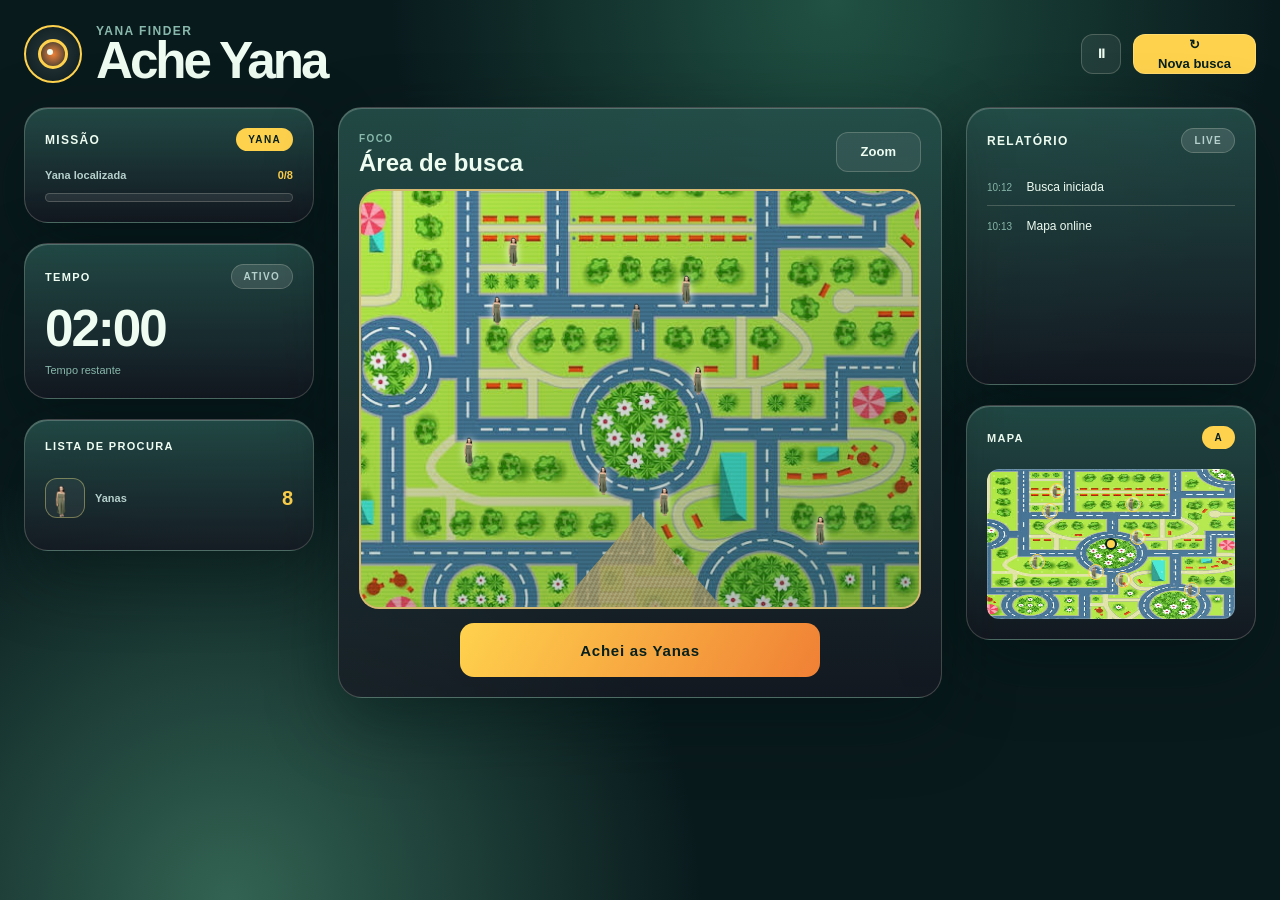
<file: index.html>
<!DOCTYPE html>
<html lang="pt-BR">
<head>
  <meta charset="UTF-8" />
  <meta name="viewport" content="width=device-width, initial-scale=1.0" />
  <title>Ache Yana</title>
  <link rel="stylesheet" href="styles.css" />
</head>
<body>
  <!-- Shell principal da aplicação. -->
  <div class="app-shell">
    <!-- Cabeçalho com marca, título e ações rápidas do jogo. -->
    <header class="app-header">
      <div class="brand-wrap">
        <div class="app-logo" aria-hidden="true">
          <span class="logo-pin"></span>
          <span class="logo-dot"></span>
        </div>
        <div>
          <p class="eyebrow">Yana Finder</p>
          <h1>Ache Yana</h1>
        </div>
      </div>

      <nav class="top-actions" aria-label="Controles principais">
        <button class="icon-button" id="pause-button" aria-label="Pausar jogo">
          <span aria-hidden="true">⏸</span>
        </button>
        <button class="icon-button primary" id="restart-button" aria-label="Reiniciar jogo">
          <span aria-hidden="true">↻</span>
          Nova busca
        </button>
      </nav>
    </header>

    <!-- Região principal do layout com painel esquerdo, cena e painel direito. -->
    <main class="game-page">
      <!-- Painel de missão e relatórios semanais. -->
      <aside class="game-aside left-panel">
        <section class="panel-card status-card">
          <div class="section-title">
            <span>Missão</span>
            <span class="badge">Yana</span>
          </div>
          <div class="target-meter">
            <div class="meter-row">
              <span class="label-text">Yana localizada</span>
              <span class="findings-number"><span id="found-count">0</span>/8</span>
            </div>
            <div class="meter-track">
              <div class="meter-fill" id="progress-fill"></div>
            </div>
          </div>
        </section>

        <section class="panel-card">
          <div class="section-title compact">
            <span>Tempo</span>
            <span class="badge soft" id="timer-status">Ativo</span>
          </div>
          <div class="timer-wrap">
            <span class="timer-number" id="timer-display">02:00</span>
            <span class="timer-caption">Tempo restante</span>
          </div>
        </section>

        <section class="panel-card">
          <div class="section-title compact">
            <span>Lista de procura</span>
          </div>
          <ul class="target-list" id="target-list">
            <li class="target-row target-row-single">
              <span class="target-icon target-yana">
                <img src="assets/Sprite 1.png" alt="Yana" class="target-yana-image" />
              </span>
              <span class="target-copy">Yanas</span>
              <span class="target-count" id="target-count">8</span>
            </li>
          </ul>
        </section>
      </aside>

      <!-- Área interativa do tabuleiro eleitoral/cenário visual. -->
      <section class="scene-zone">
        <section class="scene-frame">
          <div class="scene-toolbar">
            <div>
              <span class="scene-kicker">Foco</span>
              <h2 class="scene-title">Área de busca</h2>
            </div>
            <div class="scene-actions">
              <button class="secondary-button" id="zoom-button">Zoom</button>
            </div>
          </div>

          <div class="game-board-frame">
            <div class="game-board" id="game-board">
              <div class="board-background">
                <div class="path"></div>
                <div class="yana-dock" id="yana-dock">
                  <div class="yana-card" id="yana-card">
                    <img class="yana-image" src="assets/Sprite 1.png" alt="Yana" />
                  </div>
                </div>
              </div>

              <div class="toast-stack" id="toast-stack" aria-live="polite">
                <div class="toast hidden" id="toast">
                  <span class="toast-icon">+</span>
                  <span class="toast-copy">Yana encontrada!</span>
                </div>
              </div>

              <div class="scan-lines" aria-hidden="true"></div>
            </div>
          </div>

          <div class="scene-footer">
            <button class="primary-button" id="find-button">Achei as Yanas</button>
          </div>
        </section>
      </section>

      <!-- Painel de histórico e mini mapa. -->
      <aside class="game-aside right-panel">
        <section class="panel-card log-card">
          <div class="section-title">
            <span>Relatório</span>
            <span class="badge soft">Live</span>
          </div>
          <div class="activity-log" id="activity-log">
            <div class="log-entry">
              <span class="log-time">10:12</span>
              <span class="log-copy">Busca iniciada</span>
            </div>
            <div class="log-entry">
              <span class="log-time">10:13</span>
              <span class="log-copy">Mapa online</span>
            </div>
          </div>
        </section>

        <section class="panel-card mini-map-card">
          <div class="section-title compact">
            <span>Mapa</span>
            <span class="badge" id="region-status">A</span>
          </div>
          <div class="mini-map" id="mini-map">
            <div class="mini-map-grid"></div>
            <div class="mini-dot" id="map-dot"></div>
          </div>
        </section>
      </aside>
    </main>
  </div>

  <script src="game.js"></script>
</body>
</html>
</file>
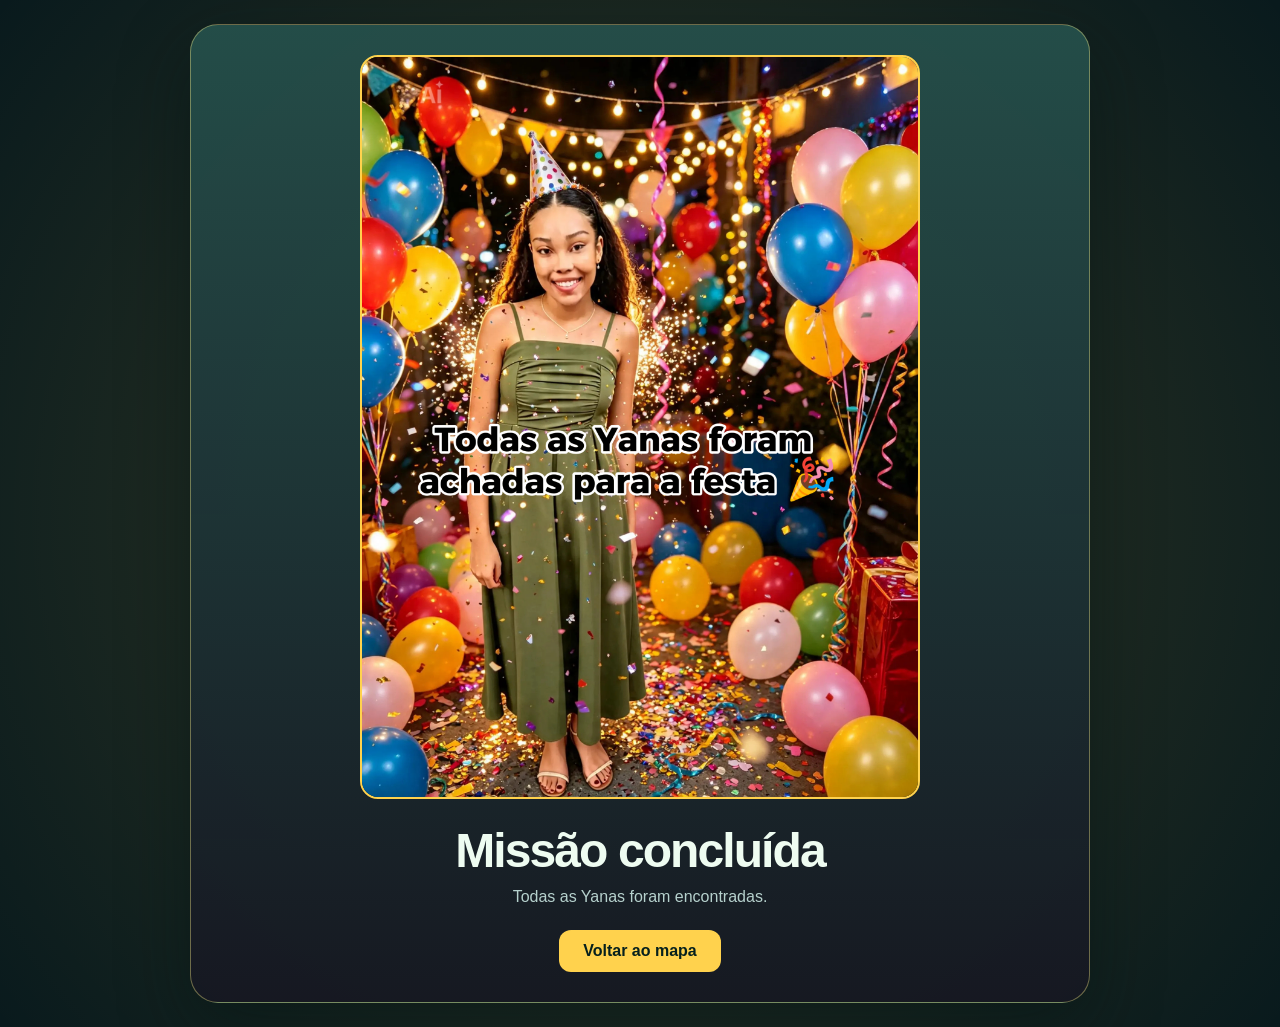
<file: final.html>
<!DOCTYPE html>
<html lang="pt-BR">
<head>
  <meta charset="UTF-8" />
  <meta name="viewport" content="width=device-width, initial-scale=1.0" />
  <title>Ache Yana - Concluído</title>
  <link rel="stylesheet" href="styles.css" />
</head>
<body class="final-body">
  <main class="final-page">
    <section class="final-panel">
      <img class="final-image" src="assets/tela final.jpg" alt="Final da missão" />
      <div class="final-copy">
        <h1>Missão concluída</h1>
        <p>Todas as Yanas foram encontradas.</p>
        <a class="final-button" href="index.html">Voltar ao mapa</a>
      </div>
    </section>
  </main>

  <audio id="final-audio" src="assets/FinalSom.mp3" autoplay loop></audio>

  <script>
    window.addEventListener('DOMContentLoaded', () => {
      const audio = document.getElementById('final-audio');
      if (audio) {
        audio.play().catch(() => {
          // O navegador pode bloquear autoplay sem interação do usuário; a reprodução é tentada novamente.
        });
      }
    });
  </script>
</body>
</html>
</file>
<file: styles.css>
/* Reset básico para garantir tamanho consistente em todos os elementos. */
* {
  box-sizing: border-box;
  margin: 0;
  padding: 0;
}

/* Variáveis compartilhadas de cor, tipografia e tema visual do jogo. */
:root {
  --bg: #091a1d;
  --bg-soft: #103333;
  --panel: #183b3b;
  --panel-2: #244f47;
  --panel-3: #315e57;
  --text: #eefcf1;
  --text-soft: #b6d1cd;
  --text-faint: #89b9ac;
  --text-inverse: #06201d;
  --line: rgba(255, 250, 230, 0.2);
  --line-strong: rgba(255, 241, 136, 0.38);
  --brand: #ffd24d;
  --brand-2: #f08035;
  --brand-3: #bde461;
  --danger: #e77853;
  --shadow: rgba(1, 18, 18, 0.45);
  --font-stack: "Segoe UI", "Roboto", Arial, sans-serif;
}

body {
  font-family: var(--font-stack);
  color: var(--text);
  background:
    radial-gradient(circle at 65% 0%, rgba(37, 92, 74, 0.85) 0%, transparent 36%),
    radial-gradient(circle at 18% 100%, rgba(61, 118, 96, 0.80) 0%, transparent 34%),
    var(--bg);
  min-height: 100vh;
  overflow-x: hidden;
}

/* Container principal da aplicação e layout global. */
.app-shell {
  max-width: 1600px;
  margin: 0 auto;
  padding: 24px;
}

/* Cabeçalho com identidade e navegação principal. */
.app-header {
  display: flex;
  align-items: center;
  justify-content: space-between;
  gap: 24px;
}

.brand-wrap {
  display: flex;
  align-items: center;
  gap: 14px;
}

.app-logo {
  width: 58px;
  height: 58px;
  position: relative;
  border-radius: 50%;
  border: 2px solid var(--brand);
  display: grid;
  place-items: center;
  background: radial-gradient(circle, rgba(255, 255, 255, 0.15), transparent);
}

.app-logo .logo-pin {
  width: 30px;
  height: 30px;
  border-radius: 50%;
  border: 3px solid var(--brand);
  background: radial-gradient(circle, var(--brand-2), transparent);
}

.app-logo .logo-dot {
  width: 6px;
  height: 6px;
  background: var(--text);
  position: absolute;
  border-radius: 50%;
  left: 39%;
  top: 42%;
}

.eyebrow {
  font-size: 12px;
  font-weight: 800;
  text-transform: uppercase;
  letter-spacing: .12em;
  color: var(--text-faint);
}

.app-header h1 {
  font-size: clamp(36px, 4vw, 52px);
  line-height: .88;
  font-weight: 900;
  letter-spacing: -0.06em;
}

.top-actions {
  display: flex;
  align-items: center;
  gap: 12px;
}

.icon-button,
.primary-button,
.secondary-button {
  border: none;
  color: var(--text);
  font-family: inherit;
  font-size: 13px;
  font-weight: 800;
}

.icon-button {
  height: 40px;
  min-width: 40px;
  border-radius: 12px;
  border: 1px solid var(--line);
  background: rgba(255,255,255, .07);
  display: grid;
  place-items: center;
  cursor: pointer;
}

.icon-button.primary {
  padding: 0 24px;
  background: var(--brand);
  color: var(--text-inverse);
}

/* Grade principal com áreas laterais e zona central do jogo. */
.game-page {
  margin-top: 24px;
  display: grid;
  grid-template-columns: minmax(250px, 290px) minmax(580px, 1fr) minmax(250px, 290px);
  gap: 24px;
}

.game-aside,
.scene-zone {
  min-width: 0;
}

.panel-card,
.scene-frame {
  background: linear-gradient(180deg, rgba(37, 79, 74, 0.88), rgba(22, 24, 34, 0.76));
  border-radius: 24px;
  border: 1px solid var(--line);
  box-shadow: inset 0 1px rgba(255,255,255,.22), 0 24px 70px var(--shadow);
}

.game-aside {
  display: flex;
  flex-direction: column;
  gap: 20px;
}

.panel-card {
  padding: 20px;
}

.section-title {
  display: flex;
  align-items: center;
  justify-content: space-between;
  font-size: 12px;
  letter-spacing: .11em;
  font-weight: 900;
  text-transform: uppercase;
}

.section-title.compact span:first-child {
  font-size: 11px;
}

.badge {
  border-radius: 999px;
  padding: 6px 12px;
  background: var(--brand);
  color: var(--text-inverse);
  font-size: 10px;
  font-weight: 900;
}

.badge.soft {
  background: rgba(255,255,255,.12);
  border: 1px solid var(--line);
  color: var(--text-soft);
}

.target-meter {
  margin-top: 18px;
}

.meter-row {
  display: flex;
  align-items: center;
  justify-content: space-between;
  font-weight: 700;
  font-size: 11px;
  color: var(--text-soft);
}

.findings-number {
  color: var(--brand);
}

.meter-track {
  height: 9px;
  border-radius: 999px;
  background: rgba(255,255,255,.08);
  overflow: hidden;
  border: 1px solid var(--line);
  margin-top: 12px;
}

.meter-fill {
  width: 12.5%;
  height: 100%;
  border-radius: inherit;
  background: linear-gradient(90deg, var(--brand), var(--brand-3));
  transition: width 300ms ease;
}

.timer-wrap {
  margin-top: 14px;
}

.timer-number {
  display: block;
  font-size: clamp(48px, 4vw, 58px);
  font-weight: 900;
  line-height: 1;
  letter-spacing: -0.04em;
}

.timer-caption {
  display: inline-block;
  margin-top: 10px;
  font-size: 11px;
  color: var(--text-faint);
}

/* Lista de alvos que aparecem na coluna de missão. */
.target-list {
  list-style: none;
  margin-top: 14px;
}

/* Cada item representa uma pessoa/alvo a ser localizado. */
.target-row {
  display: flex;
  align-items: center;
  gap: 10px;
  padding: 12px 0;
  border-top: 1px solid var(--line);
  font-size: 12px;
}

.target-row:first-child {
  border-top: 0;
}

.target-row-single {
  border-top: 0;
}

.target-icon {
  width: 30px;
  height: 30px;
  border-radius: 50%;
  border: 1px dashed var(--line-strong);
  display: inline-flex;
  align-items: center;
  justify-content: center;
}

.target-icon.target-yana {
  width: 40px;
  height: 40px;
  border-radius: 12px;
  border: 1px solid var(--line-strong);
  background: rgba(255,255,255,.05);
}

.target-yana-image {
  width: 100%;
  height: 100%;
  object-fit: contain;
}

.target-copy {
  font-size: 11px;
  font-weight: 800;
  color: var(--text-soft);
}

.target-count {
  margin-left: auto;
  font-size: 20px;
  font-weight: 900;
  color: var(--brand);
}

.target-status {
  margin-left: auto;
  font-size: 20px;
  color: var(--text-faint);
}

.target-status.found-status {
  color: var(--brand-3);
}

/* Quadro principal da cena e toolbar relacionada às ações visuais. */
.scene-frame {
  padding: 20px;
  position: relative;
}

.scene-toolbar {
  display: flex;
  align-items: center;
  justify-content: space-between;
}

.scene-kicker {
  display: inline-block;
  font-size: 10px;
  font-weight: 900;
  letter-spacing: .14em;
  text-transform: uppercase;
  color: var(--text-faint);
}

.scene-title {
  margin-top: 5px;
  font-size: 24px;
  line-height: 1;
}

.scene-actions {
  display: flex;
  align-items: center;
  gap: 10px;
}

.secondary-button {
  height: 40px;
  padding: 0 24px;
  border-radius: 12px;
  background: rgba(255,255,255,.07);
  border: 1px solid var(--line);
}

.primary-button {
  height: 54px;
  padding: 0 54px;
  border-radius: 14px;
  background: linear-gradient(120deg, var(--brand), var(--brand-2));
  color: var(--text-inverse);
  font-size: 15px;
  letter-spacing: 0.05em;
  min-width: min(100%, 360px);
}

.scene-footer {
  margin-top: 14px;
  display: flex;
  align-items: center;
  justify-content: center;
  gap: 12px;
}

/* Estrutura do quadro que recebe o background, toasts e sobreposição de scanlines. */
.game-board-frame {
  margin-top: 14px;
  width: 100%;
}

.game-board {
  position: relative;
  width: 100%;
  aspect-ratio: 16 / 9;
  max-height: 620px;
  min-height: 420px;
  border-radius: 20px;
  overflow: hidden;
  border: 2px solid var(--line-strong);
  background: #ba9462;
  touch-action: manipulation;
  cursor: crosshair;
}

.game-board.zoomed {
  transform: scale(1.05);
}

.board-background {
  position: absolute;
  inset: -2px;
  background-image: url("assets/Mapa.jpeg");
  background-size: cover;
  background-position: center;
}

.board-background::after {
  content: "";
  position: absolute;
  inset: 0;
  background: linear-gradient(140deg, transparent, rgba(9, 44, 27, 0.38));
  pointer-events: none;
}

.sun-glow {
  position: absolute;
  width: 160px;
  height: 160px;
  top: 8%;
  right: 9%;
  border-radius: 50%;
  background: radial-gradient(#ffef76, rgba(255,227,118,.22), transparent);
  border: 1px solid rgba(255, 242, 159, 0.8);
  box-shadow: 0 0 26px 5px rgba(255,255,155,.38) inset;
}

.cloud {
  position: absolute;
  width: 126px;
  height: 38px;
  background: linear-gradient(#f8f3dc, #d6d7bb);
  border-radius: 999px;
  filter: drop-shadow(0 5px 8px rgba(0,0,0,.2));
}

.cloud::before,
.cloud::after {
  content: "";
  position: absolute;
  background: inherit;
  border-radius: 50%;
}

.cloud::before {
  width: 36px;
  height: 36px;
  left: 14px;
  top: -19px;
}

.cloud::after {
  width: 40px;
  height: 40px;
  right: 22px;
  top: -19px;
}

.cloud-one {
  left: 8%;
  top: 8%;
}

.cloud-two {
  width: 146px;
  top: 14%;
  right: 24%;
  transform: scale(.88);
}

.hill {
  position: absolute;
  background: var(--brand-3);
  border-radius: 50% 50% 0 0;
  opacity: .82;
  filter: blur(0.5px);
}

.hill-back {
  width: 38%;
  height: 84px;
  bottom: 82px;
  left: -6%;
  transform: rotate(-5deg);
}

.hill-front {
  width: 60%;
  height: 92px;
  bottom: -16px;
  right: -8%;
  background: #6c9475;
}

.path {
  position: absolute;
  width: 34%;
  height: 110px;
  left: 33%;
  bottom: -14px;
  background: repeating-linear-gradient(115deg, transparent 0 2px, rgba(230, 214, 155, .56) 2px 4px), #cba76c;
  clip-path: polygon(50% 0%, 100% 100%, 0% 100%);
  opacity: .82;
}

.yana-dock {
  position: absolute;
  top: 30%;
  left: 50%;
  transform: translate(-50%, -50%);
}

.yana-card {
  position: relative;
  width: 38px;
  height: 46px;
  display: flex;
  align-items: center;
  justify-content: center;
}

.yana-card .yana-image {
  width: 38px;
  height: 46px;
  object-fit: contain;
  display: block;
  opacity: 0.9;
  transform: scale(0.74);
}

.yana-card.found {
  animation: foundPulse 500ms ease;
}

.yana-card.found .yana-image {
  filter: drop-shadow(0 0 2px var(--brand-3)) drop-shadow(0 0 8px var(--brand-3));
}

.yana-card .yana-card-target::after {
  content: "";
}

.yana-marker {
  position: absolute;
  width: 34px;
  height: 34px;
  z-index: 2;
  pointer-events: auto;
  transform: translate(-50%, -50%);
  display: grid;
  place-items: center;
  border-radius: 50%;
}

.yana-marker .yana-marker-image {
  width: 34px;
  height: 34px;
  object-fit: contain;
  filter: drop-shadow(0 0 4px rgba(255,255,255,.85));
}

.yana-marker.found {
  filter: drop-shadow(0 0 0 var(--brand-3)) drop-shadow(0 0 8px var(--brand-3));
}

.yana-marker.found .yana-marker-image {
  opacity: 0.55;
}

.scan-lines {
  pointer-events: none;
  position: absolute;
  inset: 0;
  background-image: repeating-linear-gradient(180deg, transparent 0 2px, rgba(255,255,255,.09) 2px 4px);
  mix-blend-mode: overlay;
}

.toast-stack {
  position: absolute;
  left: 14px;
  top: 14px;
}

.toast {
  display: inline-flex;
  align-items: center;
  gap: 10px;
  padding: 8px 14px;
  border-radius: 999px;
  background: rgba(28, 49, 34, 0.88);
  border: 1px solid var(--line-strong);
  color: var(--text);
  font-size: 11px;
  font-weight: 900;
}

.toast.hidden {
  display: none;
}

.toast-icon {
  width: 20px;
  height: 20px;
  border-radius: 50%;
  background: var(--brand-3);
  color: var(--text-inverse);
  display: grid;
  place-items: center;
}

.log-card {
  min-height: 278px;
}

.activity-log {
  margin-top: 14px;
}

.log-entry {
  padding: 10px 0;
  border-top: 1px solid var(--line);
}

.log-entry:first-child {
  border-top: none;
}

.log-time {
  font-size: 10px;
  color: var(--text-faint);
}

.log-copy {
  display: inline-block;
  margin-left: 10px;
  font-size: 12px;
}

.mini-map-card {
  min-height: 220px;
}

.mini-map {
  margin-top: 20px;
  position: relative;
  width: 100%;
  min-height: 150px;
  border-radius: 12px;
  background-image: linear-gradient(120deg, transparent 0%, rgba(255,255,255,.08) 100%), url("assets/Mapa.jpeg");
  background-size: 116% 116%;
  background-position: center;
  border: 1px solid var(--line);
  overflow: hidden;
}

.mini-map-grid {
  position: absolute;
  inset: 0;
  background-image: radial-gradient(rgba(255,255,255,.25) 1px, transparent 1px);
  background-size: 12px 12px;
  opacity: .8;
}

.mini-dot {
  position: absolute;
  width: 12px;
  height: 12px;
  border-radius: 50%;
  top: 50%;
  left: 50%;
  transform: translate(-50%, -50%);
  background: var(--brand);
  border: 2px solid var(--text-inverse);
}

.mini-yana-marker {
  position: absolute;
  width: 16px;
  height: 16px;
  border-radius: 50%;
  z-index: 1;
  transform: translate(-50%, -50%);
  background-image: url("assets/Sprite 1.png");
  background-size: cover;
  background-position: center;
  border: 1px solid var(--brand);
  box-shadow: 0 0 0 2px rgba(255,255,255,.45) inset;
}

.final-body {
  min-height: 100vh;
  background: radial-gradient(circle, rgba(255, 210, 77, 0.18), transparent), var(--bg);
}

.final-page {
  min-height: 100vh;
  display: grid;
  place-items: center;
  padding: 24px;
}

.final-panel {
  width: min(900px, 100%);
  min-height: min(620px, 88vh);
  border-radius: 28px;
  padding: 30px;
  background: linear-gradient(180deg, rgba(37, 79, 74, 0.96), rgba(22, 24, 34, 0.95));
  border: 1px solid var(--line-strong);
  display: flex;
  flex-direction: column;
  align-items: center;
  justify-content: center;
  gap: 24px;
  box-shadow: 0 24px 70px var(--shadow);
}

.final-image {
  width: min(560px, 90%);
  border-radius: 18px;
  border: 2px solid var(--brand);
  object-fit: cover;
}

.final-copy {
  text-align: center;
}

.final-copy h1 {
  font-size: clamp(28px, 4vw, 48px);
  letter-spacing: -0.04em;
}

.final-copy p {
  margin-top: 10px;
  color: var(--text-soft);
}

.final-button {
  display: inline-flex;
  align-items: center;
  justify-content: center;
  margin-top: 24px;
  padding: 12px 24px;
  border-radius: 12px;
  text-decoration: none;
  color: var(--text-inverse);
  background: var(--brand);
  font-weight: 900;
}

@keyframes foundPulse {
  50% {
    filter: brightness(1.2);
    transform: scale(1.07);
  }
}

@media (max-width: 1120px) {
  .game-page {
    grid-template-columns: 1fr;
  }

  .game-page .left-panel,
  .game-page .right-panel {
    display: grid;
    grid-template-columns: repeat(auto-fit, minmax(220px, 1fr));
    gap: 20px;
  }

  .game-board {
    aspect-ratio: 16 / 9;
  }
}

@media (max-width: 640px) {
  .app-shell {
    padding: 14px;
  }

  .app-header {
    align-items: flex-start;
    flex-direction: column;
  }

  .game-page {
    margin-top: 14px;
  }

  .scene-frame,
  .panel-card {
    border-radius: 14px;
  }

  .game-board {
    min-height: 320px;
  }

  .scene-footer {
    flex-direction: column;
    align-items: stretch;
  }

  .primary-button,
  .secondary-button {
    width: 100%;
  }
}
</file>
